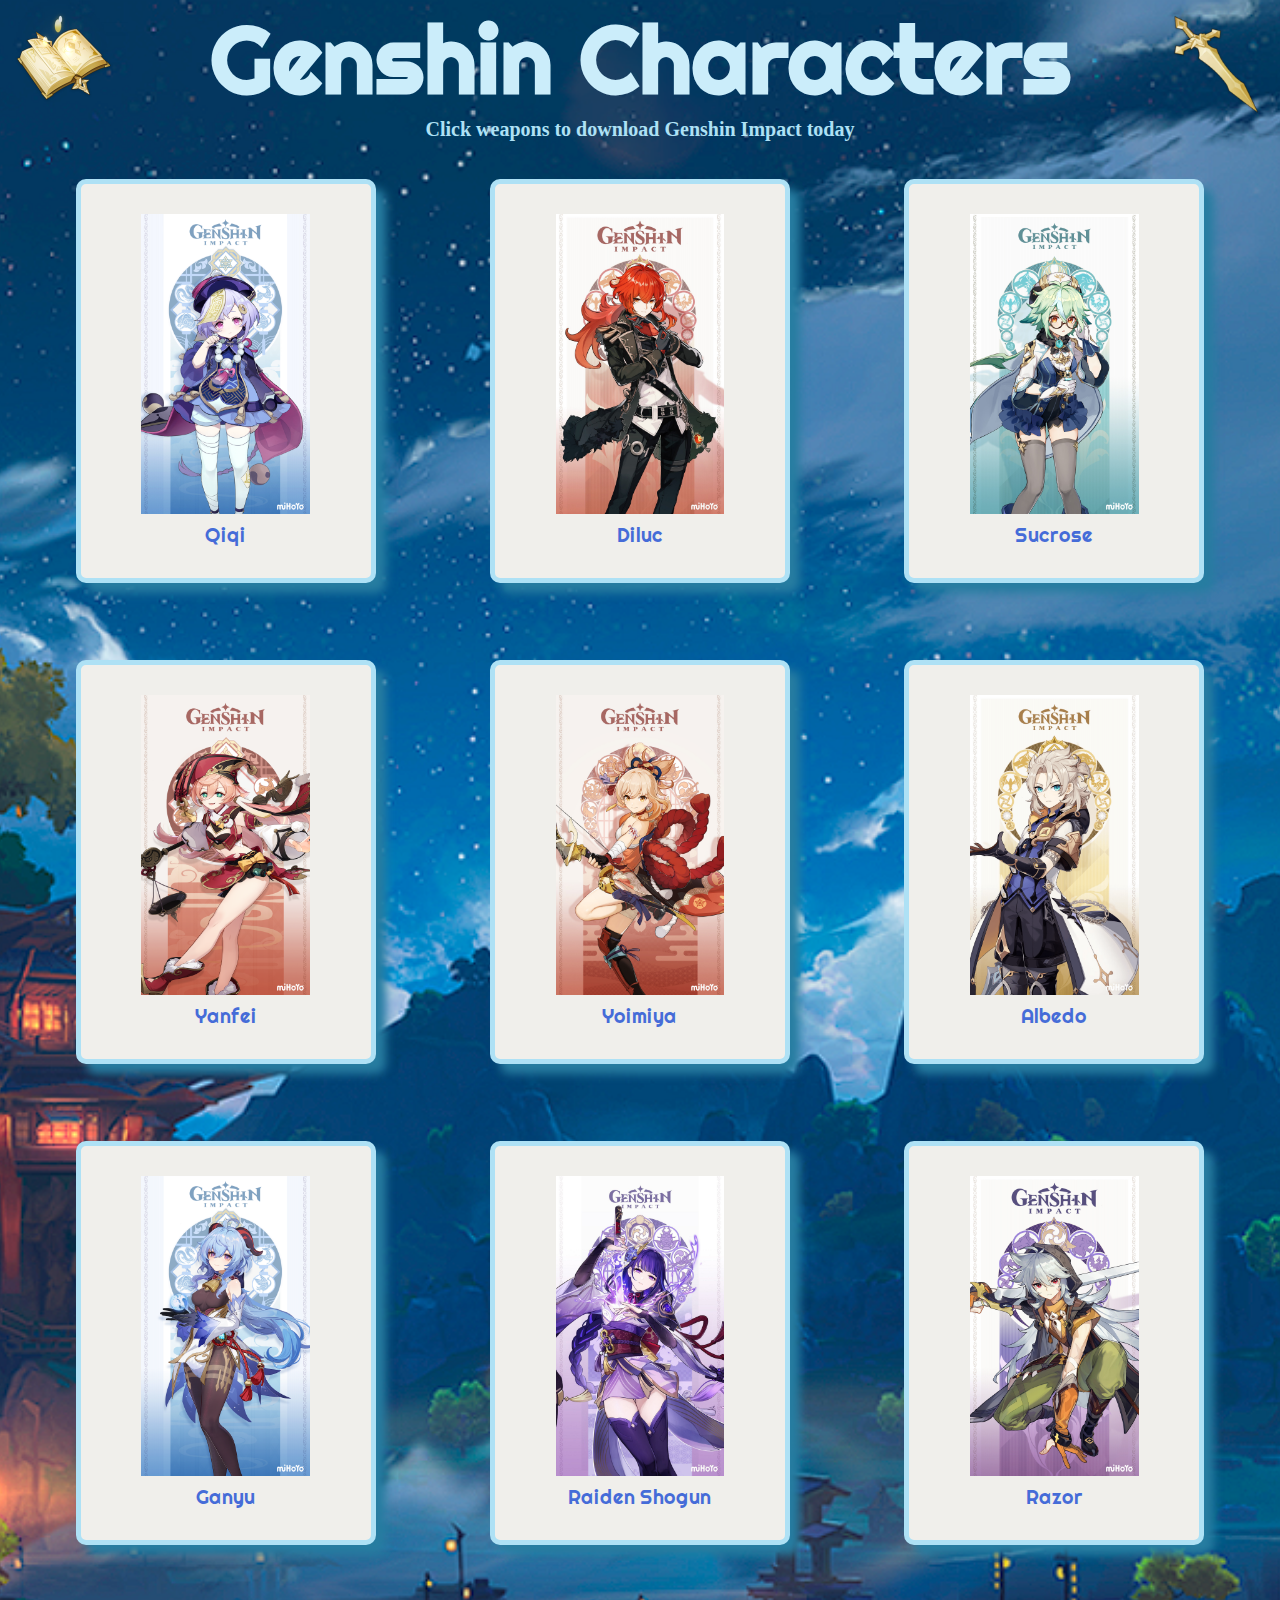
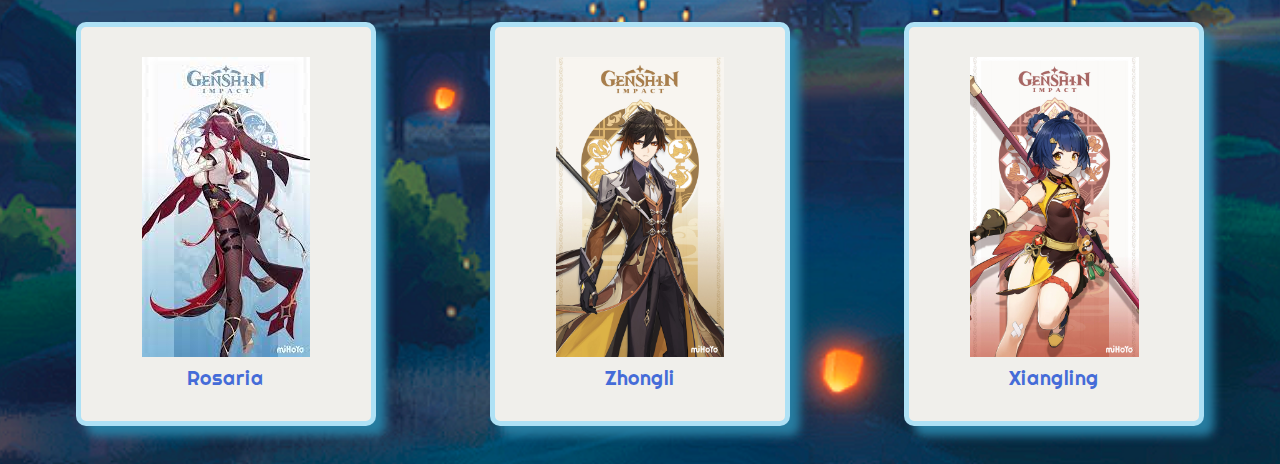
<file: index.html>
<!DOCTYPE html>
<html lang="en">
<head>
    <meta charset="UTF-8">
    <meta http-equiv="X-UA-Compatible" content="IE=edge">
    <meta name="viewport" content="width=device-width, initial-scale=1.0">
    <title>Document</title>
    <link rel="stylesheet" href="style.css">
     <link rel="preconnect" href="https://fonts.googleapis.com">
        <link rel="preconnect" href="https://fonts.gstatic.com" crossorigin>
        <link href="https://fonts.googleapis.com/css2?family=Righteous&display=swap" rel="stylesheet">
    <link rel="preconnect" href="https://fonts.googleapis.com">
<link rel="preconnect" href="https://fonts.gstatic.com" crossorigin>
<link href="https://fonts.googleapis.com/css2?family=Righteous&display=swap" rel="stylesheet">
</head>



<body>
    <a href="https://genshin.mihoyo.com/pc-launcher/?utm_source=NA_google_US_sem_keyword01_20201019&mhy_trace_channel=ga_channel&new=1&gclid=CjwKCAjwhuCKBhADEiwA1HegOV7DeDU4yxItNVAHtUaqY7tQ4TXJWGkjfrWieL84DjtGbUKG0wExvhoCd9UQAvD_BwE#/"> <img class="claymore" src="claymore.png" alt="weapon"> </a>

<a href="https://genshin.mihoyo.com/pc-launcher/?utm_source=NA_google_US_sem_keyword01_20201019&mhy_trace_channel=ga_channel&new=1&gclid=CjwKCAjwhuCKBhADEiwA1HegOV7DeDU4yxItNVAHtUaqY7tQ4TXJWGkjfrWieL84DjtGbUKG0wExvhoCd9UQAvD_BwE#/"><img class="catalyst" src="catalyst.png" alt="weapon"></a>
   
<div id="genshin-header">
        
    <h1 >Genshin Characters</h1>
     
</div>

<h2 id="click">Click weapons to download Genshin Impact today</h2>
   
    <section class="parent">
       

        <div class="child"> 

            <img class="gen-pics" src="pics/qiqi.jpg" alt="qiqi pic">
            <p class="names">Qiqi</p>
        </div>
        <div class="child"> 
             <img class="gen-pics" src="pics/diluc.jpg" alt="diluc pic">
            <p class="names">Diluc</p>
        </div>
        <div class="child"> 
            <img class="gen-pics" src="pics/sucrose.jpg" alt="sucrose pic">
            <p class="names">Sucrose</p>
        </div>
        <div class="child"> 
            <img class="gen-pics" src="pics/yanfei.png" alt="yanfei pic">
            <p class="names">Yanfei</p>
        </div>
        <div class="child"> 
            <img class="gen-pics" src="pics/yoimiya.png" alt="yoimiya pic">
            <p class="names">Yoimiya</p>
        </div>
        <div class="child"> 
            <img class="gen-pics" src="pics/albedo.png" alt="albedo pic">
            <p class="names">Albedo</p>
        </div>
        <div class="child"> 
            <img class="gen-pics" src="pics/ganyu.png" alt="ganyu pic">
            <p class="names">Ganyu</p>
        </div>
        <div class="child"> 
            <img class="gen-pics" src="pics/ei.jpg" alt="raiden shogun pic">
            <p class="names">Raiden Shogun</p>
        </div>
        <div class="child"> 
            <img class="gen-pics" src="pics/razor.jpg" alt="razor pic">
            <p class="names">Razor</p>
        </div>
        <div class="child"> 
            <img class="gen-pics" src="pics/rosaria.jfif" alt="rosaria pic">
            <p class="names">Rosaria</p>
        </div>
        <div class="child"> 
            <img class="gen-pics" src="pics/zhongli.png" alt="zhongli pic">
            <p class="names">Zhongli</p>
        </div>
        <div class="child"> 
            <img class="gen-pics" src="pics/xiangling.jpg" alt="xiangling pic">
            <p class="names">Xiangling</p>
        </div>

        
    </section>
    
</body>
</html>
</file>
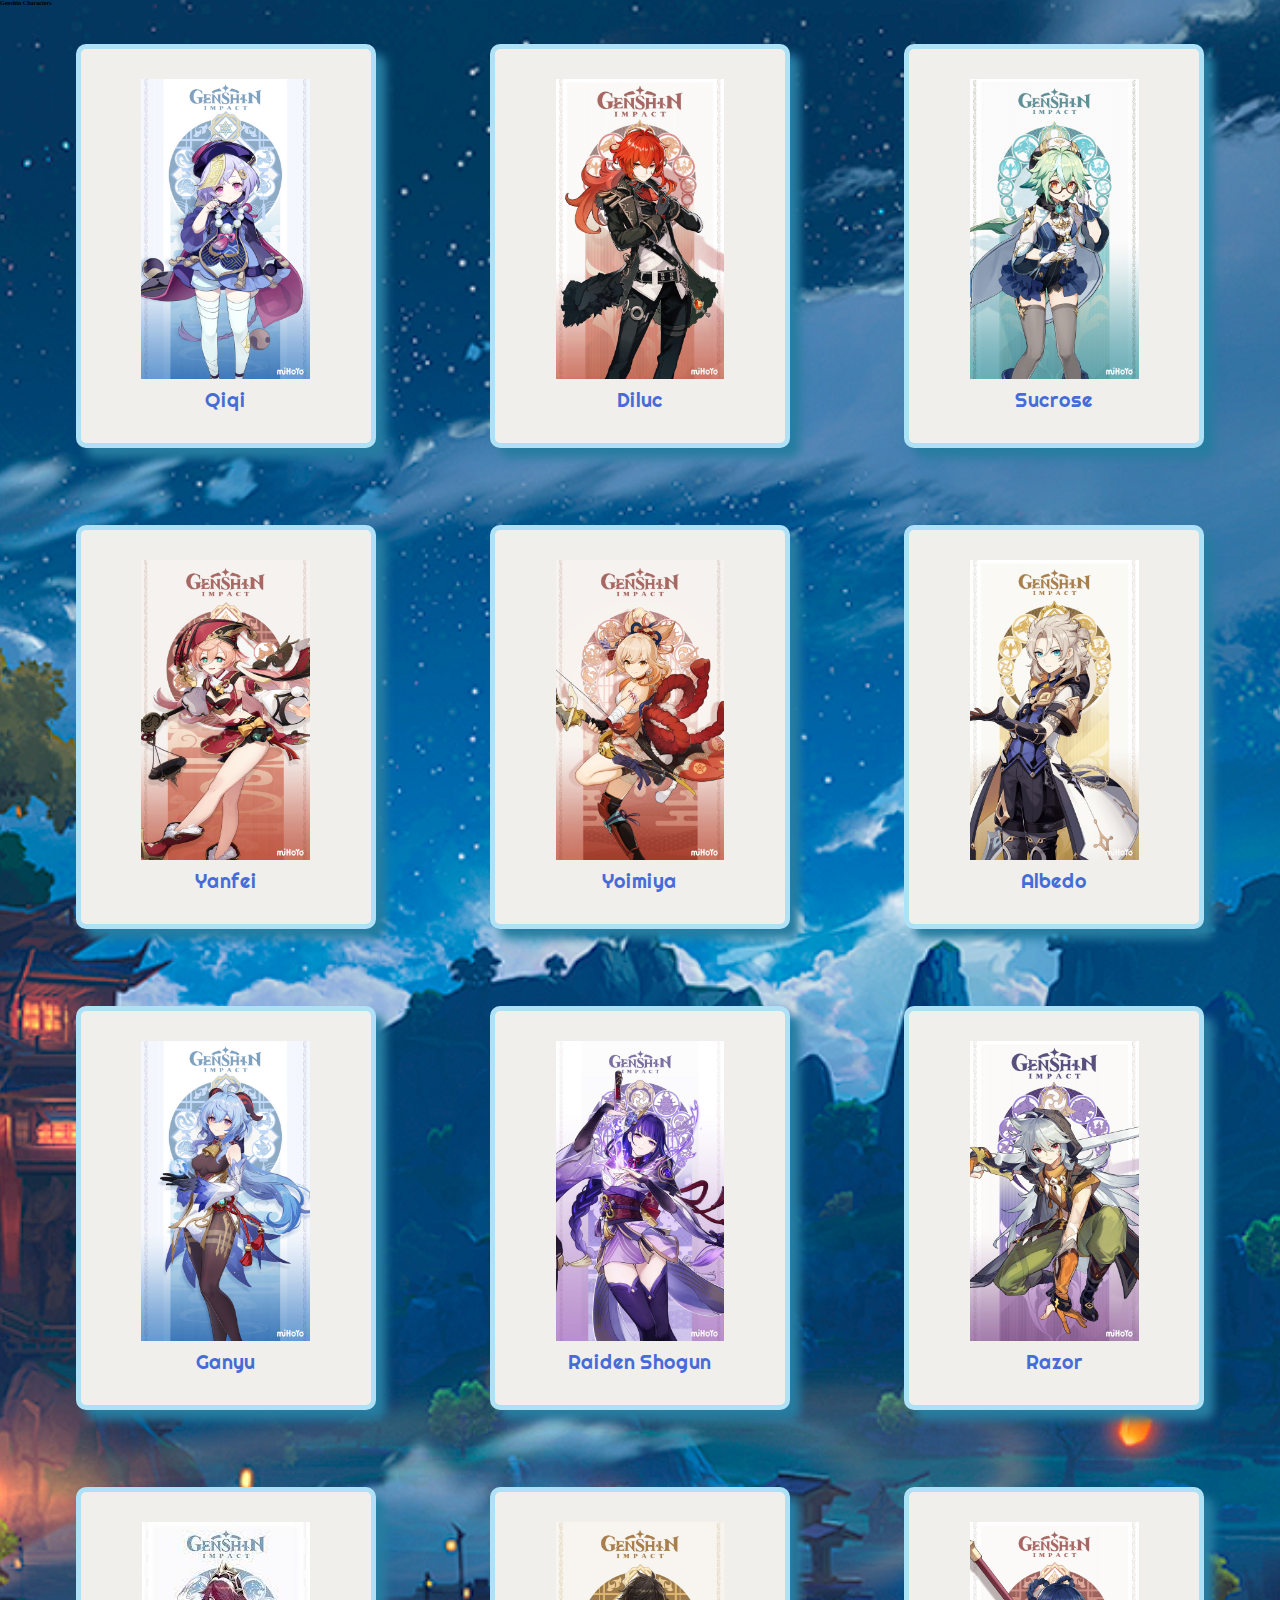
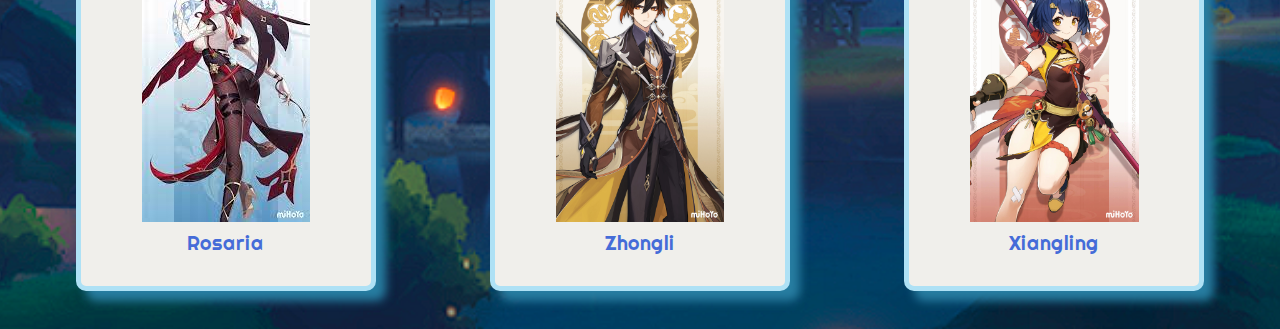
<file: flex.html>
<!DOCTYPE html>
<html lang="en">
<head>
    <meta charset="UTF-8">
    <meta http-equiv="X-UA-Compatible" content="IE=edge">
    <meta name="viewport" content="width=device-width, initial-scale=1.0">
    <title>Document</title>
    <link rel="stylesheet" href="style.css">
</head>
<div id="header">
    <h1>Genshin Characters</h1>
    <link rel="preconnect" href="https://fonts.googleapis.com">
<link rel="preconnect" href="https://fonts.gstatic.com" crossorigin>
<link href="https://fonts.googleapis.com/css2?family=Righteous&display=swap" rel="stylesheet">
</div>

<body>
    <div class="parent">
        <link rel="preconnect" href="https://fonts.googleapis.com">
        <link rel="preconnect" href="https://fonts.gstatic.com" crossorigin>
        <link href="https://fonts.googleapis.com/css2?family=Righteous&display=swap" rel="stylesheet">

        <div class="child"> 
            <img class="gen-pics" src="qiqi.jpg" alt="qiqi pic">
            <p >Qiqi</p>
        </div>
        <div class="child"> 
             <img class="gen-pics" src="diluc.jpg" alt="diluc pic">
            <p >Diluc</p>
        </div>
        <div class="child"> 
            <img class="gen-pics" src="sucrose.jpg" alt="sucrose pic">
            <p >Sucrose</p>
        </div>
        <div class="child"> 
            <img class="gen-pics" src="yanfei.png" alt="yanfei pic">
            <p >Yanfei</p>
        </div>
        <div class="child"> 
            <img class="gen-pics" src="yoimiya.png" alt="yoimiya pic">
            <p >Yoimiya</p>
        </div>
        <div class="child"> 
            <img class="gen-pics" src="albedo.png" alt="albedo pic">
            <p >Albedo</p>
        </div>
        <div class="child"> 
            <img class="gen-pics" src="ganyu.png" alt="ganyu pic">
            <p >Ganyu</p>
        </div>
        <div class="child"> 
            <img class="gen-pics" src="ei.jpg" alt="raiden shogun pic">
            <p >Raiden Shogun</p>
        </div>
        <div class="child"> 
            <img class="gen-pics" src="razor.jpg" alt="razor pic">
            <p >Razor</p>
        </div>
        <div class="child"> 
            <img class="gen-pics" src="rosaria.jfif" alt="rosaria pic">
            <p >Rosaria</p>
        </div>
        <div class="child"> 
            <img class="gen-pics" src="zhongli.png" alt="zhongli pic">
            <p >Zhongli</p>
        </div>
        <div class="child"> 
            <img class="gen-pics" src="xiangling.jpg" alt="xiangling pic">
            <p >Xiangling</p>
        </div>

    </div>
    
</body>
</html>
</file>
<file: style.css>
html,
body, * {
  padding: 0;
  margin: 0;
  box-sizing: border-box;
  font-size: 62.5%;
  
}


#genshin-header {
  font-family: "Righteous", cursive;
  text-align: center;
  font-size: 15rem;
  color: rgb(203, 237, 250);
}


body {
  background-image: url(back.png) ;
  background-position: top;
  background-size: 400rem;
  animation: fadeInAnimation ease 2s;
  animation-iteration-count: 1;
  animation-fill-mode: forwards;
}
@keyframes fadeInAnimation {
    0% {
        opacity: 0;
    }
    50% {
      opacity: .5;
    }
    75% {
      opacity: .75;
    }
    100% {
        opacity: 1;  
    }
}
  
.parent {
  font-family: "Righteous", cursive;
  font-size: 5rem;
  display: flex;
  align-items: flex-start;
  flex-direction: row;
  justify-content: space-evenly;
  flex-wrap: wrap;
  
}
#click {
  text-align: center;
  font-size: 2rem;
  color:rgb(174, 225, 245) ;
  
}

.child {
  border: 5px solid rgb(174, 225, 245);
  text-align: center;
  color: rgb(69, 108, 216);
  padding: 3rem;
  margin: 3%;
  background-color: #f0efeb;
  box-shadow: #277da1 1rem 1rem 1rem;
  border-radius: 1rem;
  width: 30rem;
}

.gen-pics {
  height: 30rem;
  align-items: center;
}


.child:hover {
  transform: scale(1.1);
  border-color: #fde267;
  transition-property: all;
  transition: .5s;
  box-shadow: #fd66387c 2rem 2rem 1rem;
  color: #ff8e42;
  border-radius: 5rem;
  background-color: white;
  animation: ease-in-out;
}

.claymore {
  animation: test 5s ;
  position: absolute;
  width: 10%;
  margin-left: 90%;
}

@keyframes test {
  0% {
    margin-left: 0%;
    margin-top: 0%;
    width: 10%;
    
  }
  
  100% {
    margin-left: 90%;
    margin-top: 0%;
    width: 10%;
  }
}

.catalyst {
  animation: second 5s ;
  position: absolute;
  width: 10%;
  margin-left: 0%;
}
@keyframes second {
  0% {
    margin-left: 100%;
    margin-top: 0%;
    width: 10%;
    
  }
  
  100% {
    margin-left: 0%;
    margin-top: 0%;
    width: 10%;
}
}

@media (max-width:1200px) {
 .child {
   margin: 3%;
 }

}
@media screen and (max-width:768px) {
  .child {
    margin: 5%;
  }
  #genshin-header {
    font-size: 100px;
  }
 }
 @media (max-width:600px) {
  .child {
    margin: 10%;
  }
  #genshin-header {
    font-size: 80px;
  }
   #click {
     font-size: 15px
       
   }
 
 }
</file>
